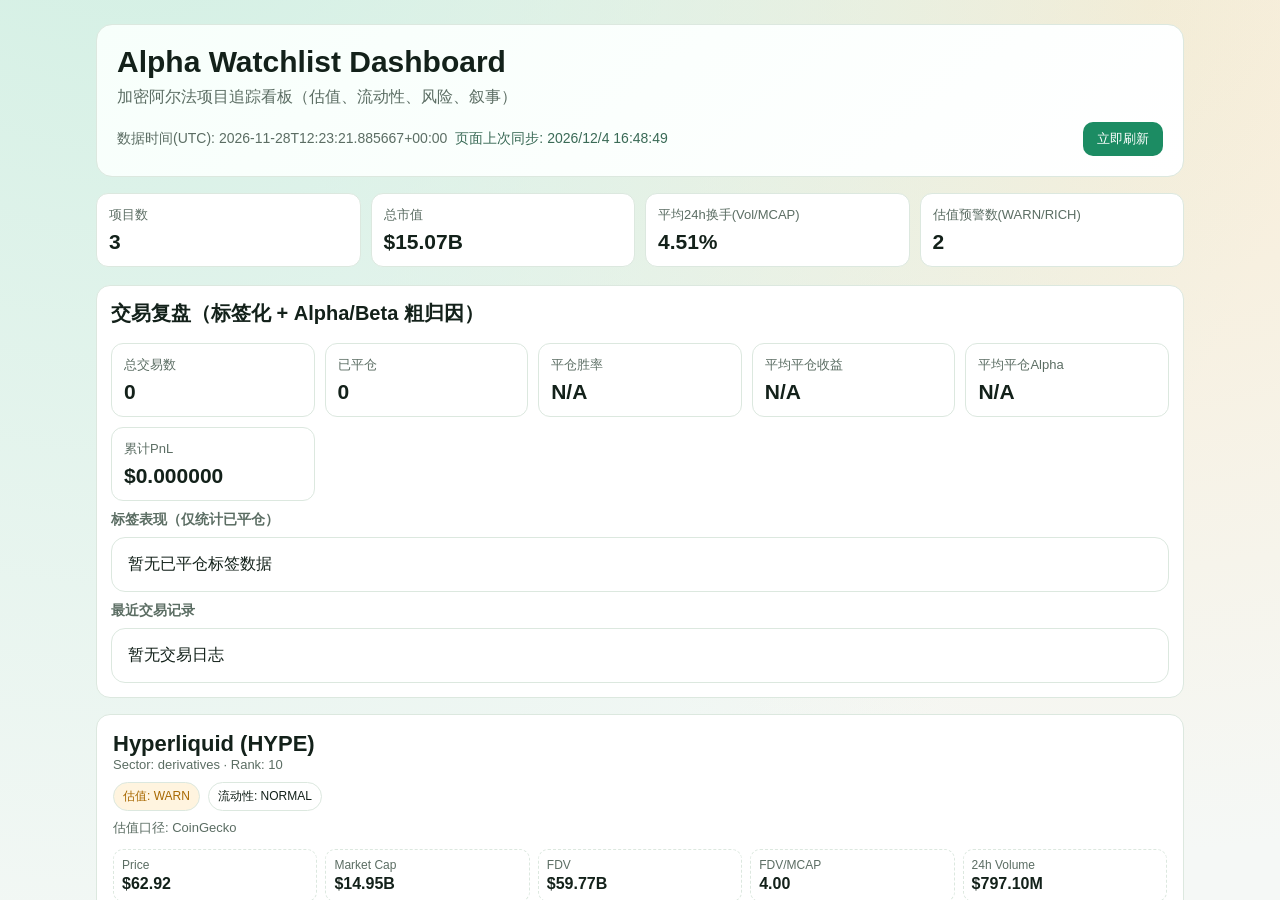
<file: index.html>
<!doctype html>
<html lang="zh-CN">
  <head>
    <meta charset="UTF-8" />
    <meta http-equiv="refresh" content="0; url=./alpha_capture_system/web/index.html" />
    <meta name="viewport" content="width=device-width, initial-scale=1.0" />
    <title>Alpha Dashboard</title>
  </head>
  <body>
    <p>Redirecting to dashboard...</p>
    <p>
      <a href="./alpha_capture_system/web/index.html">Open Alpha Watchlist Dashboard</a>
    </p>
  </body>
</html>
</file>
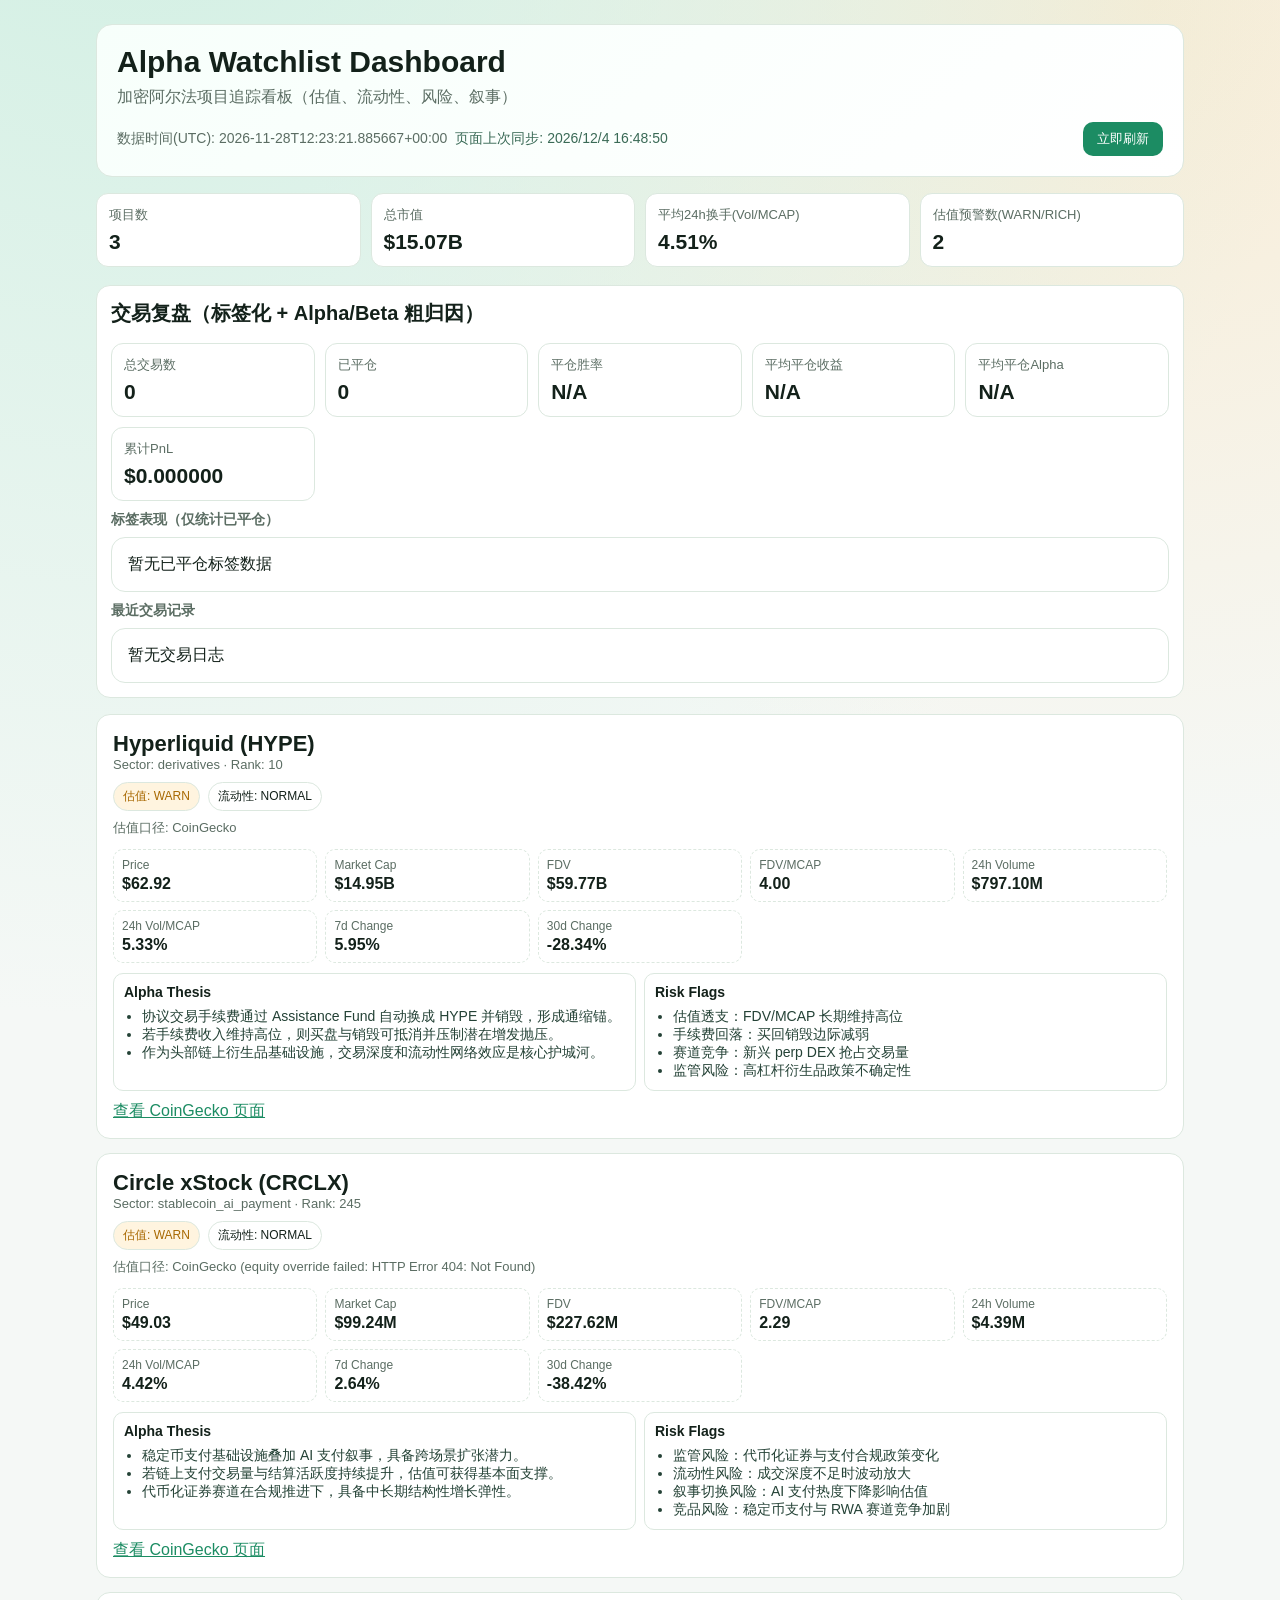
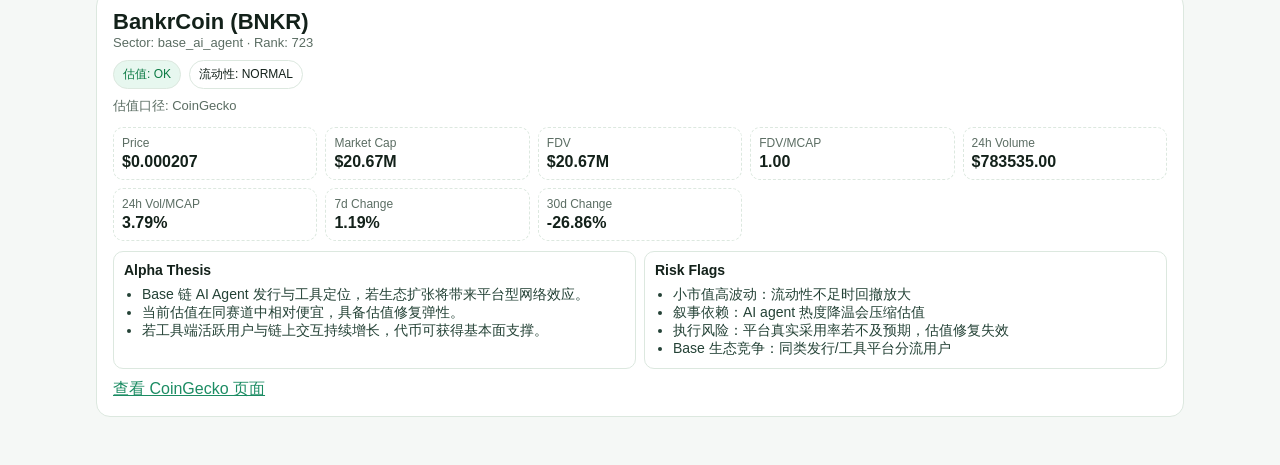
<file: alpha_capture_system/web/index.html>
<!doctype html>
<html lang="zh-CN">
  <head>
    <meta charset="UTF-8" />
    <meta name="viewport" content="width=device-width, initial-scale=1.0" />
    <title>Alpha Watchlist Dashboard</title>
    <link rel="stylesheet" href="./styles.css" />
  </head>
  <body>
    <main class="page">
      <header class="hero">
        <h1>Alpha Watchlist Dashboard</h1>
        <p>加密阿尔法项目追踪看板（估值、流动性、风险、叙事）</p>
        <div class="meta">
          <div class="meta-left">
            <span id="generatedAt">加载中...</span>
            <span id="lastSyncAt">页面同步中...</span>
          </div>
          <button id="refreshBtn" type="button">立即刷新</button>
        </div>
      </header>

      <section class="stats" id="stats"></section>
      <section class="review-block">
        <h2>交易复盘（标签化 + Alpha/Beta 粗归因）</h2>
        <section class="stats" id="reviewStats"></section>
        <section class="table-wrap">
          <h3>标签表现（仅统计已平仓）</h3>
          <div id="tagTable"></div>
        </section>
        <section class="table-wrap">
          <h3>最近交易记录</h3>
          <div id="tradeTable"></div>
        </section>
      </section>
      <section class="cards" id="cards"></section>
    </main>
    <script src="./app.js" defer></script>
  </body>
</html>
</file>
<file: alpha_capture_system/web/styles.css>
:root {
  --bg: #f5f8f6;
  --card: #ffffff;
  --ink: #13211a;
  --muted: #5b6d63;
  --accent: #1c8c63;
  --accent-soft: #d8f0e6;
  --warn: #a86800;
  --rich: #b21f3a;
  --ok: #0b7a44;
  --border: #dce8df;
}

* {
  box-sizing: border-box;
}

body {
  margin: 0;
  color: var(--ink);
  background:
    radial-gradient(circle at 10% -10%, #d0efe2 0%, transparent 48%),
    radial-gradient(circle at 90% 0%, #f8ecd5 0%, transparent 36%),
    var(--bg);
  font-family: "Avenir Next", "Helvetica Neue", "PingFang SC", sans-serif;
}

.page {
  max-width: 1120px;
  margin: 0 auto;
  padding: 24px 16px 48px;
}

.hero {
  padding: 20px;
  border: 1px solid var(--border);
  border-radius: 16px;
  background: linear-gradient(140deg, #f7fffb, #ffffff);
}

.hero h1 {
  margin: 0;
  font-size: 30px;
}

.hero p {
  margin: 8px 0 14px;
  color: var(--muted);
}

.meta {
  display: flex;
  align-items: center;
  justify-content: space-between;
  gap: 8px;
  font-size: 14px;
  color: var(--muted);
}

.meta-left {
  display: flex;
  gap: 8px;
  flex-wrap: wrap;
}

#lastSyncAt {
  color: #3a6a56;
}

#refreshBtn {
  border: 0;
  border-radius: 10px;
  padding: 8px 14px;
  background: var(--accent);
  color: #fff;
  cursor: pointer;
}

.stats {
  margin-top: 16px;
  display: grid;
  gap: 10px;
  grid-template-columns: repeat(auto-fit, minmax(180px, 1fr));
}

.stat {
  border: 1px solid var(--border);
  background: var(--card);
  border-radius: 12px;
  padding: 12px;
}

.stat .label {
  color: var(--muted);
  font-size: 13px;
}

.stat .value {
  margin-top: 6px;
  font-size: 21px;
  font-weight: 700;
}

.cards {
  margin-top: 16px;
  display: grid;
  gap: 14px;
}

.review-block {
  margin-top: 18px;
  border: 1px solid var(--border);
  background: #fff;
  border-radius: 14px;
  padding: 14px;
}

.review-block h2 {
  margin: 0 0 10px;
  font-size: 20px;
}

.table-wrap {
  margin-top: 10px;
}

.table-wrap h3 {
  margin: 0 0 8px;
  font-size: 14px;
  color: var(--muted);
}

.table-shell {
  overflow-x: auto;
  border: 1px solid var(--border);
  border-radius: 10px;
}

table {
  width: 100%;
  border-collapse: collapse;
  background: #fff;
}

th,
td {
  text-align: left;
  font-size: 13px;
  padding: 8px 10px;
  border-bottom: 1px solid #edf3ef;
  white-space: nowrap;
}

th {
  color: #3b5448;
  background: #f8fbf9;
}

td.pos {
  color: #0b7a44;
  font-weight: 600;
}

td.neg {
  color: #b21f3a;
  font-weight: 600;
}

.card {
  border: 1px solid var(--border);
  background: var(--card);
  border-radius: 14px;
  padding: 16px;
}

.head {
  display: flex;
  justify-content: space-between;
  gap: 8px;
  align-items: baseline;
  flex-wrap: wrap;
}

.title {
  font-size: 22px;
  font-weight: 700;
}

.sub {
  font-size: 13px;
  color: var(--muted);
}

.chips {
  display: flex;
  gap: 8px;
  flex-wrap: wrap;
  margin-top: 10px;
}

.chip {
  padding: 5px 9px;
  border-radius: 999px;
  border: 1px solid var(--border);
  font-size: 12px;
}

.chip.ok {
  background: #e7f7ef;
  color: var(--ok);
}

.chip.warn {
  background: #fff4df;
  color: var(--warn);
}

.chip.rich {
  background: #ffe7ec;
  color: var(--rich);
}

.grid {
  display: grid;
  grid-template-columns: repeat(auto-fit, minmax(190px, 1fr));
  gap: 8px;
  margin-top: 12px;
}

.kv {
  border: 1px dashed var(--border);
  border-radius: 10px;
  padding: 8px;
}

.kv .k {
  font-size: 12px;
  color: var(--muted);
}

.kv .v {
  margin-top: 3px;
  font-size: 16px;
  font-weight: 700;
}

.list-wrap {
  margin-top: 10px;
  display: grid;
  gap: 8px;
  grid-template-columns: 1fr 1fr;
}

.list-box {
  border: 1px solid var(--border);
  border-radius: 10px;
  padding: 10px;
}

.list-box h4 {
  margin: 0 0 8px;
  font-size: 14px;
}

.list-box ul {
  margin: 0;
  padding-left: 18px;
  color: #244236;
  font-size: 14px;
}

.link {
  margin-top: 10px;
}

.link a {
  color: var(--accent);
}

@media (max-width: 760px) {
  .hero h1 {
    font-size: 24px;
  }

  .meta {
    flex-direction: column;
    align-items: flex-start;
  }

  .list-wrap {
    grid-template-columns: 1fr;
  }
}
</file>
